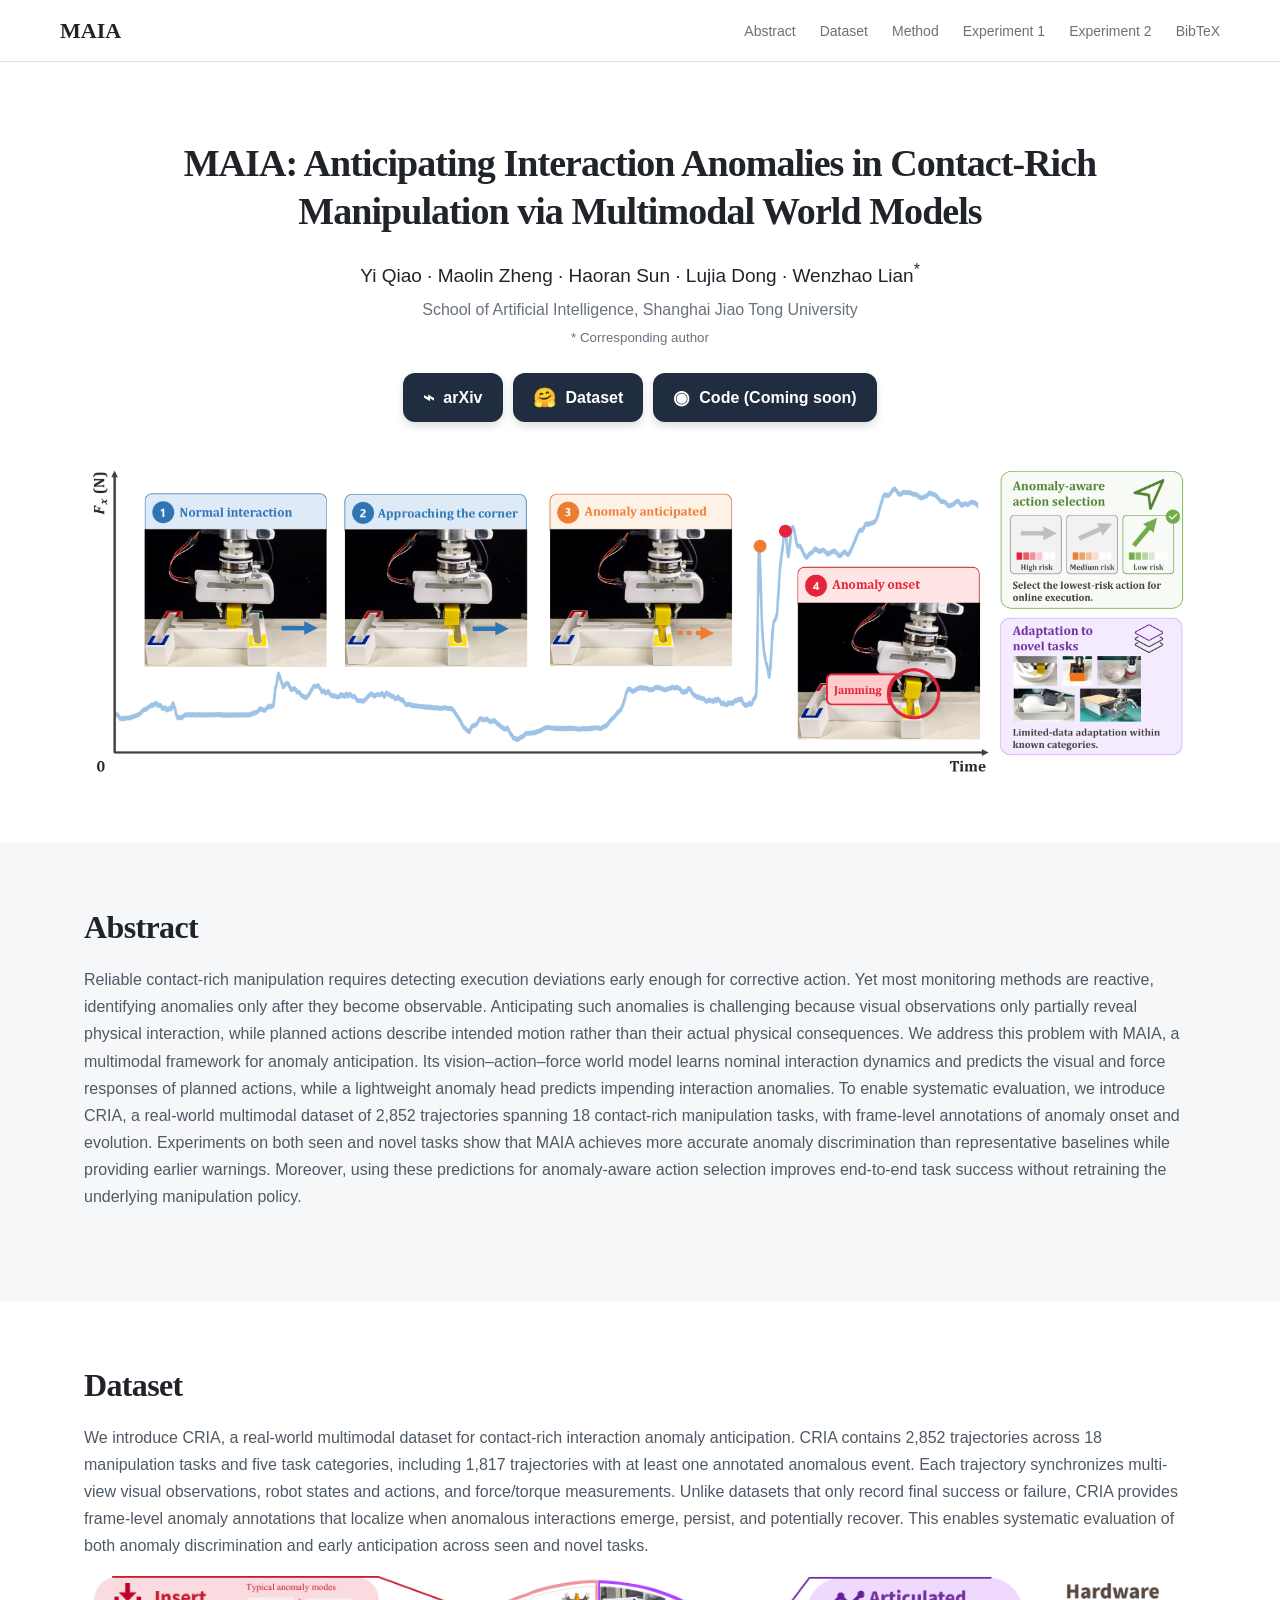
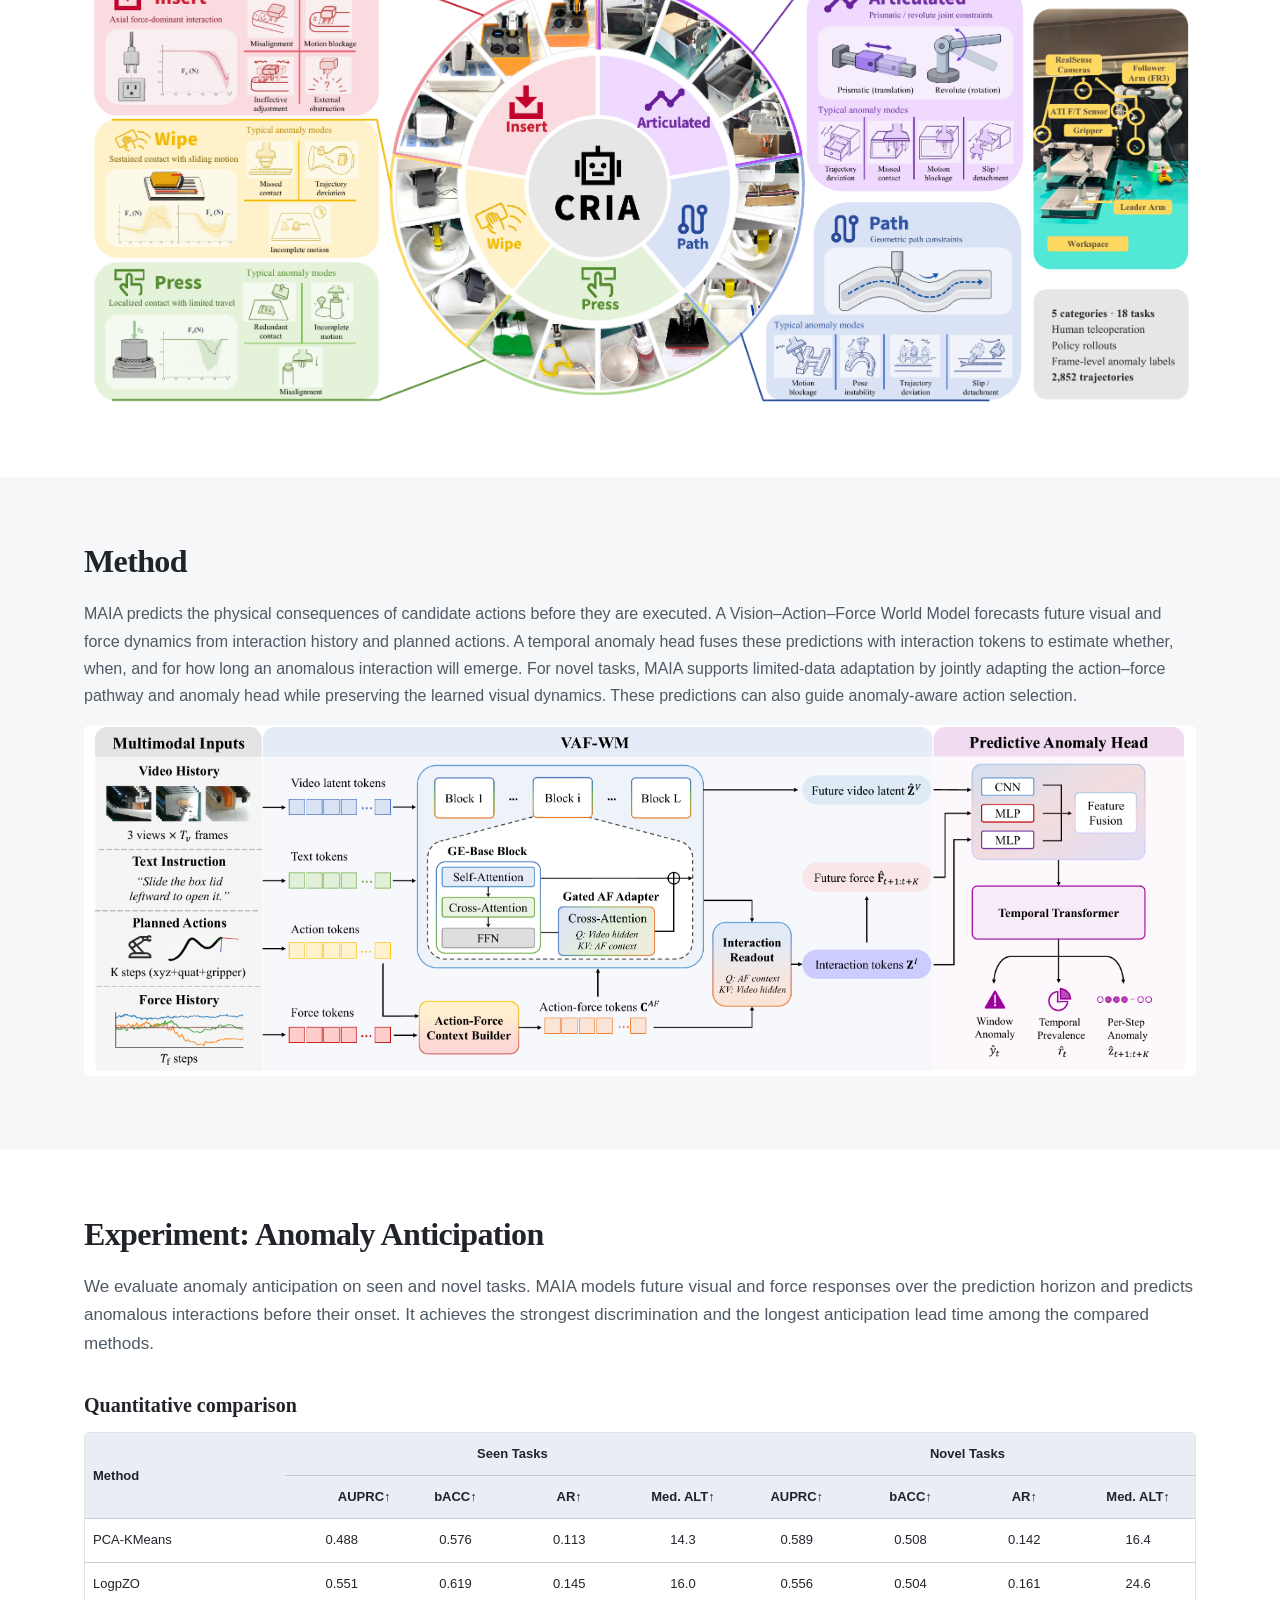
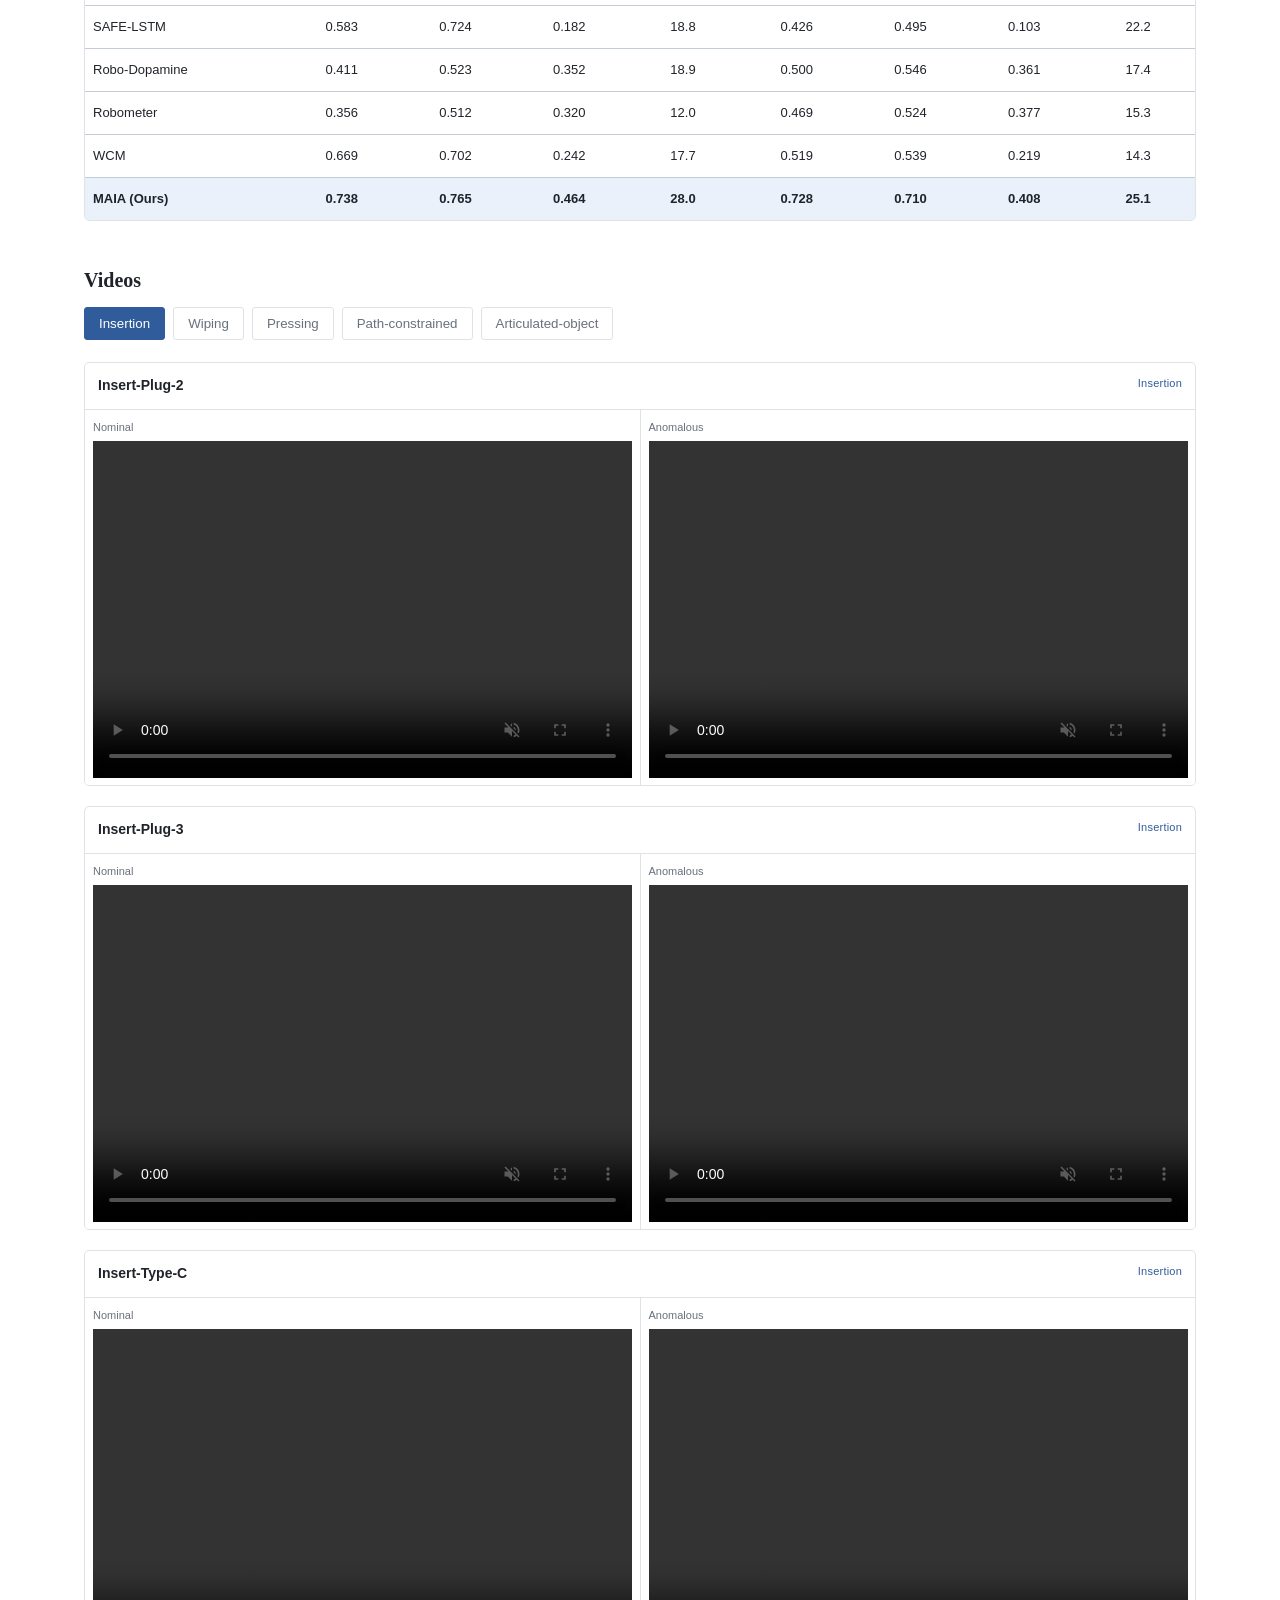
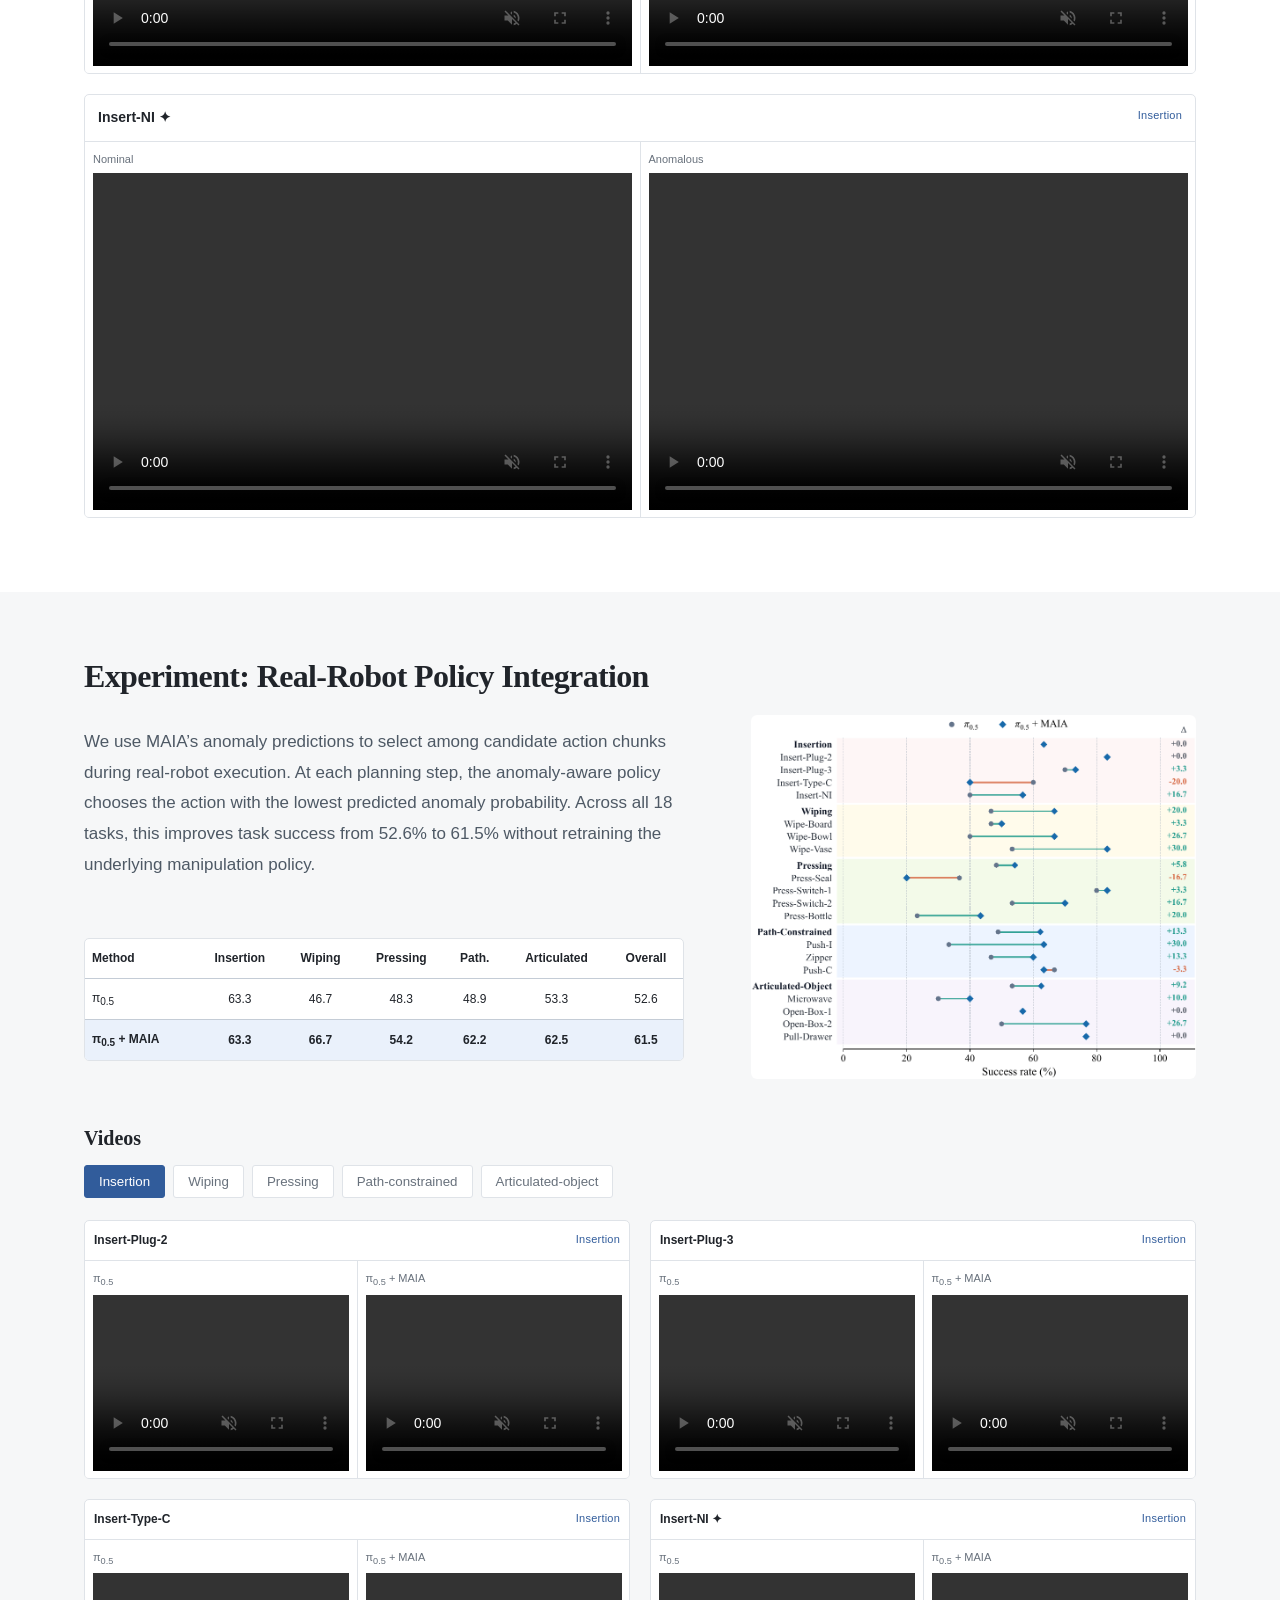
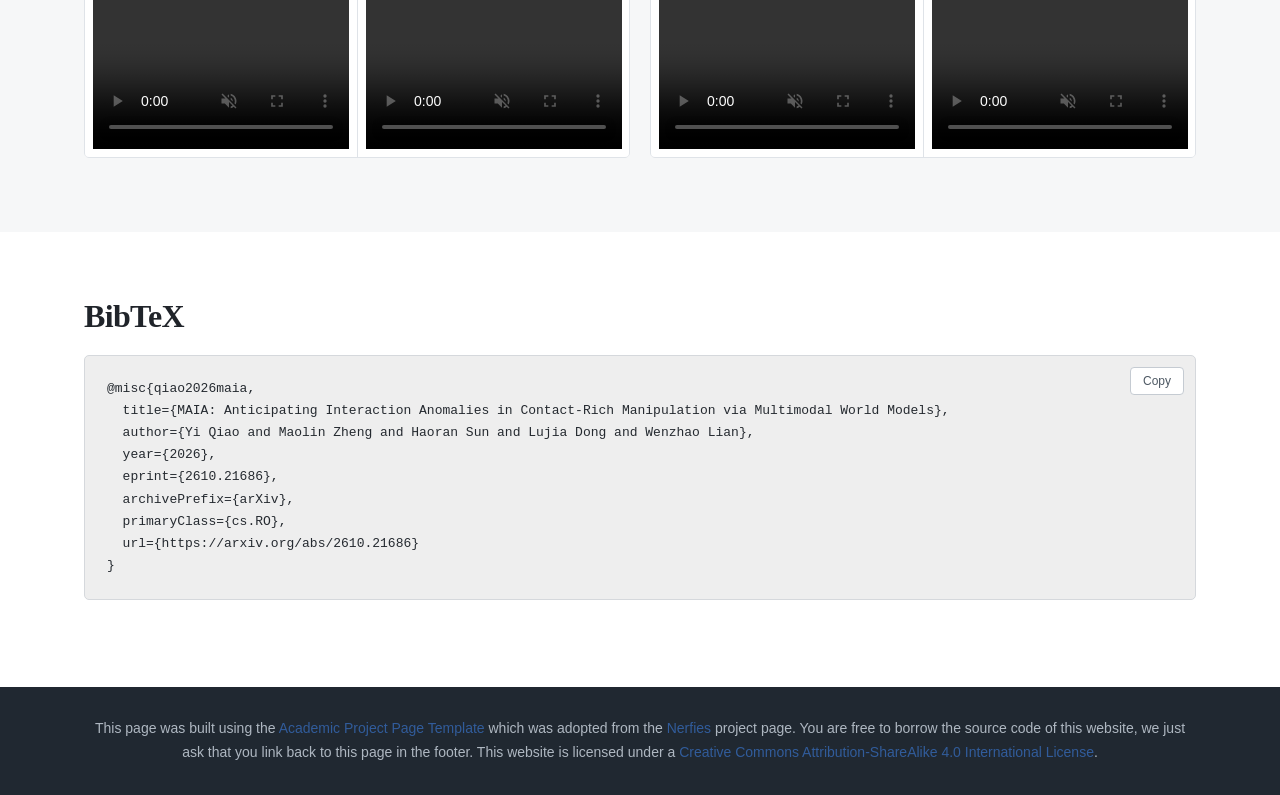
<file: MAIA/index.html>
<!doctype html><html lang="en"><head><meta charset="utf-8"><meta name="viewport" content="width=device-width, initial-scale=1"><title>MAIA</title><link rel="stylesheet" href="static/css/index.css"></head><body>
<nav><a class="logo" href="#top">MAIA</a><div><a href="#abstract">Abstract</a><a href="#dataset">Dataset</a><a href="#method">Method</a><a href="#exp1">Experiment 1</a><a href="#exp2">Experiment 2</a><a href="#bibtex">BibTeX</a></div></nav><main id="top">
<header class="hero wrap"><p class="kicker">CONTACT-RICH ROBOT MANIPULATION</p><h1>MAIA: Anticipating Interaction Anomalies in Contact-Rich Manipulation via Multimodal World Models</h1><p class="authors">Yi Qiao · Maolin Zheng · Haoran Sun · Lujia Dong · Wenzhao Lian<sup>*</sup></p><p class="affil">School of Artificial Intelligence, Shanghai Jiao Tong University<br><small>* Corresponding author</small></p><div class="links"><a href="https://arxiv.org/pdf/2610.21686" target="_blank" rel="noopener noreferrer"><span class="icon">⌁</span> arXiv</a><a href="https://huggingface.co/datasets/Joringell/CRIA" target="_blank" rel="noopener noreferrer"><span class="icon">🤗</span> Dataset</a><span class="code-link"><span class="icon">◉</span> Code (Coming soon)</span></div></header>
<section class="wrap"><img class="hero-img" src="static/images/teaser.png" alt="MAIA teaser"></section>
<section id="abstract" class="band"><div class="narrow"><h2>Abstract</h2><p>Reliable contact-rich manipulation requires detecting execution deviations early enough for corrective action. Yet most monitoring methods are reactive, identifying anomalies only after they become observable. Anticipating such anomalies is challenging because visual observations only partially reveal physical interaction, while planned actions describe intended motion rather than their actual physical consequences. We address this problem with MAIA, a multimodal framework for anomaly anticipation. Its vision–action–force world model learns nominal interaction dynamics and predicts the visual and force responses of planned actions, while a lightweight anomaly head predicts impending interaction anomalies. To enable systematic evaluation, we introduce CRIA, a real-world multimodal dataset of 2,852 trajectories spanning 18 contact-rich manipulation tasks, with frame-level annotations of anomaly onset and evolution. Experiments on both seen and novel tasks show that MAIA achieves more accurate anomaly discrimination than representative baselines while providing earlier warnings. Moreover, using these predictions for anomaly-aware action selection improves end-to-end task success without retraining the underlying manipulation policy.</p></div></section>
<section id="dataset" class="section"><div class="narrow"><h2>Dataset</h2><p>We introduce CRIA, a real-world multimodal dataset for contact-rich interaction anomaly anticipation. CRIA contains 2,852 trajectories across 18 manipulation tasks and five task categories, including 1,817 trajectories with at least one annotated anomalous event. Each trajectory synchronizes multi-view visual observations, robot states and actions, and force/torque measurements. Unlike datasets that only record final success or failure, CRIA provides frame-level anomaly annotations that localize when anomalous interactions emerge, persist, and potentially recover. This enables systematic evaluation of both anomaly discrimination and early anticipation across seen and novel tasks.</p><img class="figure" src="static/images/dataset.png" alt="CRIA dataset overview"></div></section><section id="method" class="section band"><div class="wrap"><p class="kicker">METHOD</p><h2>Method</h2><p>MAIA predicts the physical consequences of candidate actions before they are executed. A Vision–Action–Force World Model forecasts future visual and force dynamics from interaction history and planned actions. A temporal anomaly head fuses these predictions with interaction tokens to estimate whether, when, and for how long an anomalous interaction will emerge. For novel tasks, MAIA supports limited-data adaptation by jointly adapting the action–force pathway and anomaly head while preserving the learned visual dynamics. These predictions can also guide anomaly-aware action selection.</p><img class="figure" src="static/images/method.png" alt="Method overview"></section>
<section id="exp1" class="section band exp1-white"><div class="wrap"><p class="kicker">EXPERIMENT 1</p><h2>Experiment: Anomaly Anticipation</h2><p class="intro">We evaluate anomaly anticipation on seen and novel tasks. MAIA models future visual and force responses over the prediction horizon and predicts anomalous interactions before their onset. It achieves the strongest discrimination and the longest anticipation lead time among the compared methods.</p><h3>Quantitative comparison</h3><div class="table-wrap"><table><thead><tr><th rowspan="2">Method</th><th colspan="4">Seen Tasks</th><th colspan="4">Novel Tasks</th></tr><tr><th>AUPRC↑</th><th>bACC↑</th><th>AR↑</th><th>Med. ALT↑</th><th>AUPRC↑</th><th>bACC↑</th><th>AR↑</th><th>Med. ALT↑</th></tr></thead><tbody><tr><td>PCA-KMeans</td><td>0.488</td><td>0.576</td><td>0.113</td><td>14.3</td><td>0.589</td><td>0.508</td><td>0.142</td><td>16.4</td></tr><tr><td>LogpZO</td><td>0.551</td><td>0.619</td><td>0.145</td><td>16.0</td><td>0.556</td><td>0.504</td><td>0.161</td><td>24.6</td></tr><tr><td>SAFE-LSTM</td><td>0.583</td><td>0.724</td><td>0.182</td><td>18.8</td><td>0.426</td><td>0.495</td><td>0.103</td><td>22.2</td></tr><tr><td>Robo-Dopamine</td><td>0.411</td><td>0.523</td><td>0.352</td><td>18.9</td><td>0.500</td><td>0.546</td><td>0.361</td><td>17.4</td></tr><tr><td>Robometer</td><td>0.356</td><td>0.512</td><td>0.320</td><td>12.0</td><td>0.469</td><td>0.524</td><td>0.377</td><td>15.3</td></tr><tr><td>WCM</td><td>0.669</td><td>0.702</td><td>0.242</td><td>17.7</td><td>0.519</td><td>0.539</td><td>0.219</td><td>14.3</td></tr><tr class="ours"><td>MAIA (Ours)</td><td>0.738</td><td>0.765</td><td>0.464</td><td>28.0</td><td>0.728</td><td>0.710</td><td>0.408</td><td>25.1</td></tr></tbody></table></div><h3 class="video-title">Videos</h3><div class="filters" id="filters1"></div><div class="video-grid two" id="grid1"></div></div></section>
<section id="exp2" class="section exp2-blue"><div class="wrap"><p class="kicker">EXPERIMENT 2</p><h2>Experiment: Real-Robot Policy Integration</h2><p class="intro">We use MAIA’s anomaly predictions to select among candidate action chunks during real-robot execution. At each planning step, the anomaly-aware policy chooses the action with the lowest predicted anomaly probability. Across all 18 tasks, this improves task success from 52.6% to 61.5% without retraining the underlying manipulation policy.</p><img class="figure result-figure" src="static/images/real_robot_success.png" alt="Real-robot task success results"><h3 class="video-title">Videos</h3><div class="filters" id="filters2"></div><div class="video-grid four" id="grid2"></div></section>
<section id="bibtex" class="band bibtex-white"><div class="narrow"><h2>BibTeX</h2><div class="bib-box"><button class="copy-bib" onclick="copyBibTeX()">Copy</button><pre id="bibtex-code">@misc{qiao2026maia,
  title={MAIA: Anticipating Interaction Anomalies in Contact-Rich Manipulation via Multimodal World Models},
  author={Yi Qiao and Maolin Zheng and Haoran Sun and Lujia Dong and Wenzhao Lian},
  year={2026},
  eprint={2610.21686},
  archivePrefix={arXiv},
  primaryClass={cs.RO},
  url={https://arxiv.org/abs/2610.21686}
}</pre></div></div></section></main><footer><p>This page was built using the <a href="https://github.com/eliahuhorwitz/Academic-project-page-template">Academic Project Page Template</a> which was adopted from the <a href="https://nerfies.github.io/">Nerfies</a> project page. You are free to borrow the source code of this website, we just ask that you link back to this page in the footer. This website is licensed under a <a href="http://creativecommons.org/licenses/by-sa/4.0/">Creative Commons Attribution-ShareAlike 4.0 International License</a>.</p></footer>
<script>const groups={Insertion:['insert_plug_2','insert_plug_3','insert_typec','insert_ni'],Wiping:['wipe_board','wipe_bowl','wipe_vase'],Pressing:['press_seal','press_switch1','press_switch2','press_bottle'],'Path-constrained':['pushi','zipper','pushc'],'Articulated-object':['microwave','open_box','open_box2','pull_drawer']};const labels={insert_ni:'Insert-NI ✦',insert_plug_2:'Insert-Plug-2',insert_plug_3:'Insert-Plug-3',insert_typec:'Insert-Type-C',wipe_board:'Wipe-Board',wipe_bowl:'Wipe-Bowl',wipe_vase:'Wipe-Vase ✦',press_bottle:'Press-Bottle ✦',press_seal:'Press-Seal',press_switch1:'Press-Switch-1',press_switch2:'Press-Switch-2',pushc:'Push-C ✦',pushi:'Push-I',zipper:'Zipper',open_box:'Open-Box-1',open_box2:'Open-Box-2',pull_drawer:'Pull-Drawer ✦',microwave:'Microwave'};const file=(e,t,s)=>`static/videos/${e}/${t}_${s}.mp4`;function makeFilters(id,render){const box=document.querySelector(id);Object.keys(groups).forEach(c=>{let b=document.createElement('button');b.textContent=c;b.onclick=()=>{box.querySelectorAll('button').forEach(x=>x.classList.remove('active'));b.classList.add('active');render(c)};box.append(b)})}function render1(cat){let g=document.querySelector('#grid1');g.innerHTML='';groups[cat].forEach(t=>{let a=document.createElement('article');a.className='task';a.innerHTML=`<h4>${labels[t]} <span>${cat}</span></h4><div class="pair"><div><label>Nominal</label><video controls muted preload="metadata" src="${file('exp1',t,'yes')}"></video></div><div><label>Anomalous</label><video controls muted preload="metadata" src="${file('exp1',t,'no')}"></video></div></div>`;g.append(a)})}function render2(cat){let g=document.querySelector("#grid2");g.innerHTML="";groups[cat].forEach(t=>{let a=document.createElement("article");a.className="task";a.innerHTML=`<h4>${labels[t]} <span>${cat}</span></h4><div class="pair"><div><label>π<sub>0.5</sub></label><video controls muted preload="metadata" src="${file("exp2",t,"no")}"></video></div><div><label>π<sub>0.5</sub> + MAIA</label><video controls muted preload="metadata" src="${file("exp2",t,"yes")}"></video></div></div>`;g.append(a)})}makeFilters('#filters1',render1);makeFilters('#filters2',render2);document.querySelector('#filters1 button').click();document.querySelector('#filters2 button').click();</script><script>document.querySelectorAll("video").forEach(v=>{v.muted=true;v.volume=0});</script><script>const e2=document.querySelector("#exp2"),intro=e2&&e2.querySelector(".intro"),fig=e2&&e2.querySelector(".result-figure");if(e2&&intro&&fig){const layout=document.createElement("div");layout.className="robot-layout";const copy=document.createElement("div");copy.className="robot-copy";const table=document.createElement("table");table.className="robot-table";table.innerHTML=`<thead><tr><th>Method</th><th>Insertion</th><th>Wiping</th><th>Pressing</th><th>Path.</th><th>Articulated</th><th>Overall</th></tr></thead><tbody><tr><td>π<sub>0.5</sub></td><td>63.3</td><td>46.7</td><td>48.3</td><td>48.9</td><td>53.3</td><td>52.6</td></tr><tr class="ours"><td>π<sub>0.5</sub> + MAIA</td><td>63.3</td><td>66.7</td><td>54.2</td><td>62.2</td><td>62.5</td><td>61.5</td></tr></tbody>`;intro.parentNode.insertBefore(layout,intro);copy.append(intro,table);layout.append(copy,fig);}</script><script>function copyBibTeX(){const b=document.querySelector("#bibtex-code"),c=document.querySelector(".copy-bib");navigator.clipboard.writeText(b.innerText).then(()=>{c.textContent="Copied";setTimeout(()=>c.textContent="Copy",1400)})}</script></body></html>
</file>
<file: MAIA/static/css/index.css>
:root{--ink:#20242a;--muted:#68717c;--blue:#315c9b;--line:#dfe3e8;--wash:#f6f7f8}*{box-sizing:border-box}html{scroll-behavior:smooth}body{margin:0;color:var(--ink);font:16px/1.7 Arial,Helvetica,sans-serif}a{color:var(--blue);text-decoration:none}nav{height:62px;border-bottom:1px solid var(--line);display:flex;align-items:center;justify-content:space-between;padding:0 max(24px,calc((100% - 1160px)/2));position:sticky;top:0;background:#fffffff2;backdrop-filter:blur(10px);z-index:5}nav a{color:var(--muted);font-size:14px;margin-left:24px}nav .logo{margin:0;color:var(--ink);font:bold 22px Georgia,serif}.wrap,.narrow{width:100%;max-width:1160px;margin-left:auto;margin-right:auto;padding-left:24px;padding-right:24px}.hero{text-align:center;padding:78px 24px 42px}.kicker{display:none}.hero h1{font:600 clamp(26px,3vw,38px)/1.25 Georgia,'Times New Roman',serif;letter-spacing:-.025em;max-width:1100px;margin:0 auto 22px}.authors{font-size:19px;margin:0 0 3px}.affil{color:var(--muted);margin:0}.links{display:flex;justify-content:center;gap:10px;margin-top:23px}.links a,.links .code-link{display:inline-flex;align-items:center;gap:9px;background:#202c3f;color:#fff;border:0;border-radius:12px;padding:11px 20px;font-size:16px;font-weight:bold;box-shadow:0 4px 10px #0002}.links a:hover{background:#31435d}.links .icon{font-size:19px;line-height:1}.links a:hover{background:var(--ink);color:#fff}.hero-img,.figure{display:block;width:100%;height:auto;border-radius:6px}.section{padding-top:66px;padding-bottom:74px}.band{background:var(--wash);padding:66px 0 74px}.band p,.section p{color:#4e5965}.band h2,.section h2{font:600 32px Georgia,'Times New Roman',serif;letter-spacing:-.02em;margin:0 0 20px}.section h3{font:600 20px Georgia,'Times New Roman',serif;margin:35px 0 15px}.intro{max-width:none;font-size:17px;line-height:1.7}.result-figure{max-width:930px;margin:0 auto}.table-wrap{overflow-x:auto}.table-wrap table{min-width:850px;width:100%;border-collapse:separate;border-spacing:0;background:#fff;font-size:13px;border:1px solid var(--line);border-radius:5px;overflow:hidden}.table-wrap th,.table-wrap td{padding:10px 8px;border-bottom:1px solid #c4ccd6;text-align:right;white-space:nowrap}.table-wrap thead tr:first-child th:first-child,.table-wrap tbody td:first-child{text-align:left;width:18%}.table-wrap thead th:not(:first-child),.table-wrap tbody td:not(:first-child){text-align:center;width:10.25%}.table-wrap thead{background:#e9eef4}.table-wrap th{font-weight:bold}.table-wrap tr:last-child td{border-bottom:0}.ours{font-weight:bold;background:#eaf1fb}.video-title{margin-top:48px!important}.filters{display:flex;gap:8px;flex-wrap:wrap;margin:15px 0 22px}.filters button{border:1px solid var(--line);background:#fff;border-radius:3px;padding:8px 14px;color:var(--muted);cursor:pointer}.filters button.active,.filters button:hover{background:var(--blue);border-color:var(--blue);color:#fff}.video-grid{display:grid;gap:20px}.video-grid.two{grid-template-columns:1fr}.video-grid.four{grid-template-columns:repeat(2,1fr)}.task{background:#fff;border:1px solid var(--line);border-radius:5px;overflow:hidden}.task h4{font-size:14px;margin:0;padding:11px 13px;border-bottom:1px solid var(--line);font-weight:bold}.task h4 span{float:right;color:var(--blue);font-size:11px;font-weight:normal;letter-spacing:.02em}.pair{display:grid;grid-template-columns:1fr 1fr;gap:1px;background:var(--line)}.pair>div{background:#fff;padding:8px}.task label{display:block;color:var(--muted);font-size:11px;margin-bottom:4px}.task video{display:block;width:100%;aspect-ratio:16/10;object-fit:contain;background:#111820}.video-grid.four .task h4{font-size:12px;padding:9px}.video-grid.four .task video{aspect-ratio:16/11}.bib-box{position:relative}.band pre{background:#eeeeee;color:#252a30;padding:22px;border:1px solid #d5d8dc;border-radius:5px;overflow:auto;font-size:13px}.copy-bib{position:absolute;right:12px;top:12px;border:1px solid #c5cbd2;background:#fff;color:#4d5863;border-radius:4px;padding:6px 12px;cursor:pointer;font-size:12px}.copy-bib:hover{background:#f5f6f7}.robot-layout{display:flex;align-items:stretch;gap:42px;margin:0 0 35px}.robot-copy{flex:1;display:flex;padding-top:12px;flex-direction:column;justify-content:space-between}.robot-copy .intro{width:auto!important;display:block!important}.robot-layout .result-figure{width:40%!important;display:block!important;margin:0!important}.robot-table{transform:translateY(-18px);width:96%;border-collapse:separate;border-spacing:0;background:#fff;border:1px solid var(--line);border-radius:5px;overflow:hidden;font-size:12px;margin-top:42px}.robot-table th,.robot-table td{padding:9px 7px;text-align:center;border-bottom:1px solid #c4ccd6;white-space:nowrap}.robot-table th:first-child,.robot-table td:first-child{text-align:left}.robot-table tr:last-child td{border-bottom:0}.robot-table .ours{font-weight:bold;background:#eaf1fb}.video-play{position:absolute;left:50%;top:50%;transform:translate(-50%,-50%);width:46px;height:46px;border:0;border-radius:50%;background:#ffffffdd;color:#315c9b;font-size:20px;cursor:pointer}.video-play:hover{background:#fff}footer{text-align:center;background:#202831;color:#aeb7c1;padding:30px 24px;font-size:14px}footer p{width:100%;max-width:1160px;margin:0 auto;padding:0 24px;box-sizing:border-box}#exp2 .intro{display:inline-block;vertical-align:top;width:52%;max-width:none;margin:0;font-size:17px;line-height:1.8}#exp2 .result-figure{display:inline-block;vertical-align:top;width:40%;margin:0 0 25px 6%}#exp2 .video-title,#exp2 .filters,#exp2 .video-grid{clear:both}@media(max-width:800px){nav>div{display:none}.hero{padding-top:58px}.video-grid.two,.video-grid.four{grid-template-columns:1fr}#exp2 .result-figure{float:none;width:100%;margin:20px 0}.section,.band{padding-top:50px;padding-bottom:56px}.hero h1{font-size:35px}}#abstract{margin-top:60px}.exp1-white{background:#fff}.exp2-blue{background:var(--wash)}.bibtex-white{background:#fff}
</file>
